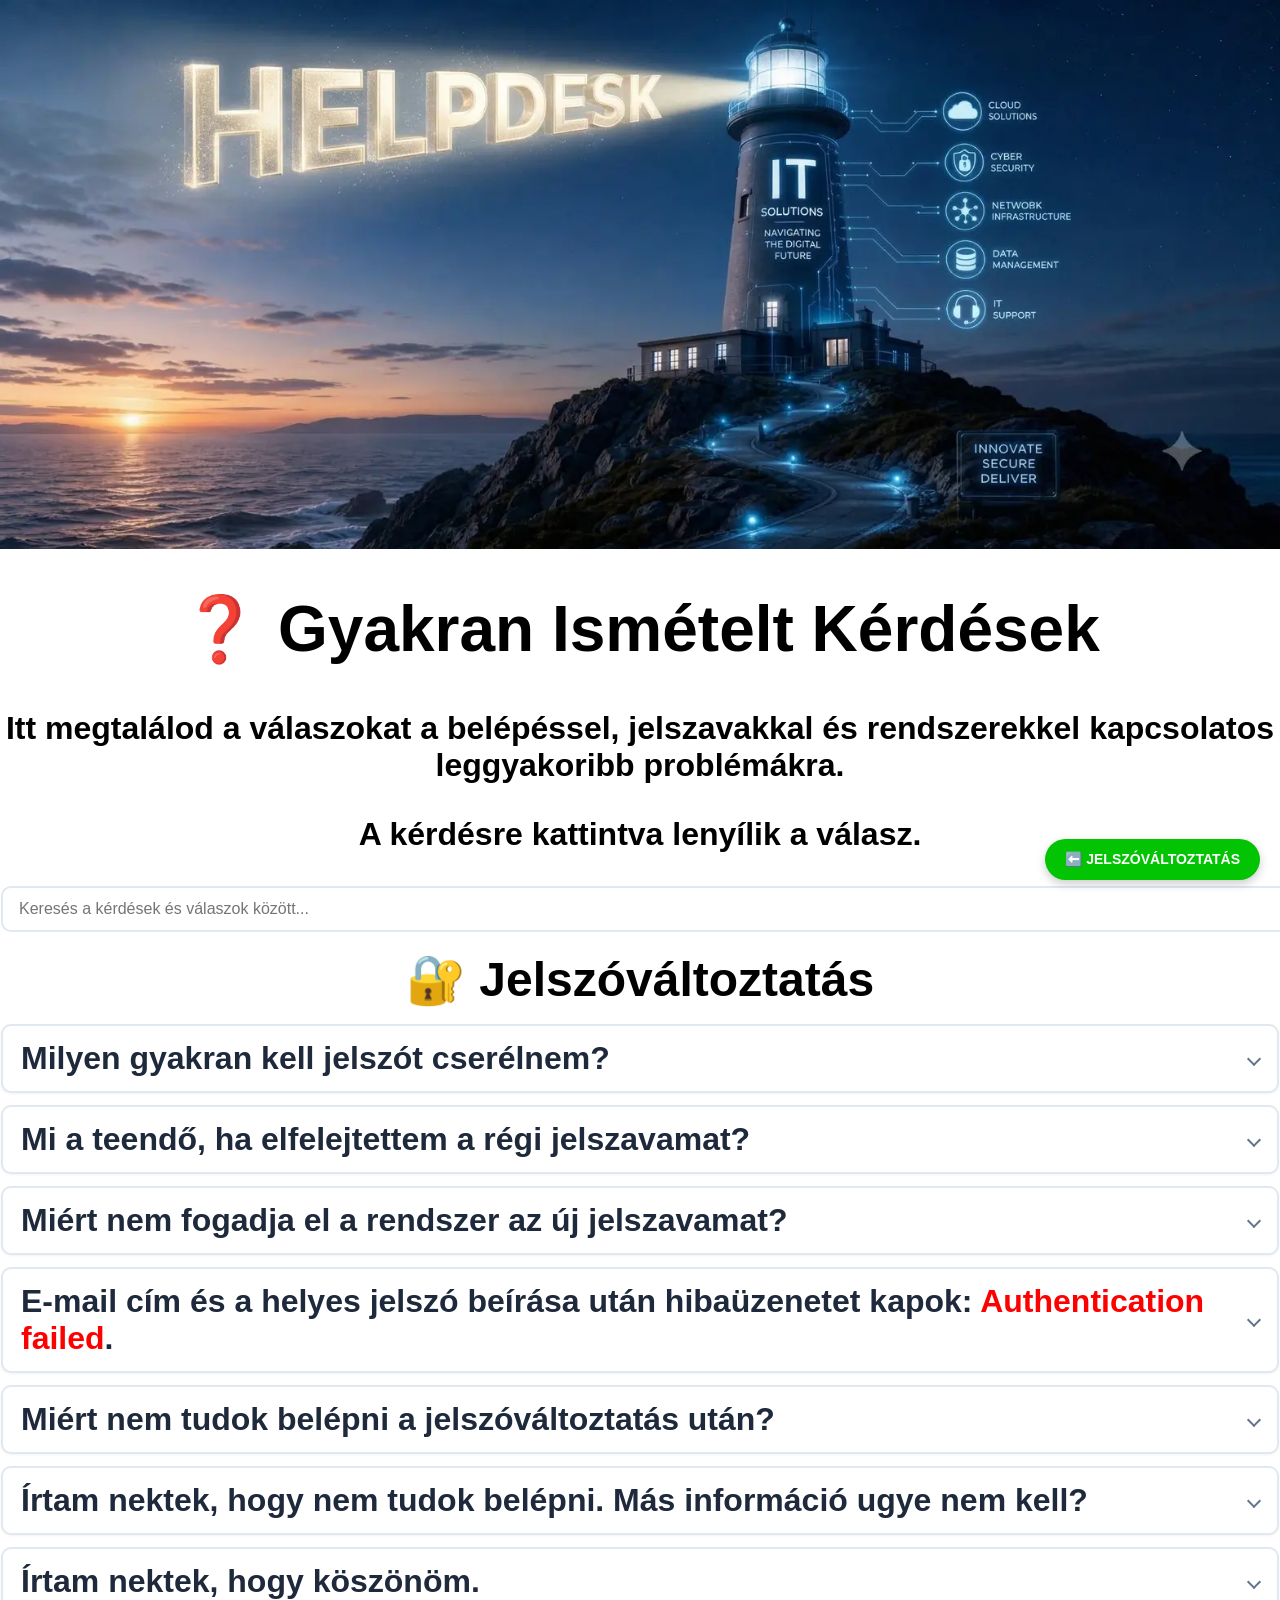
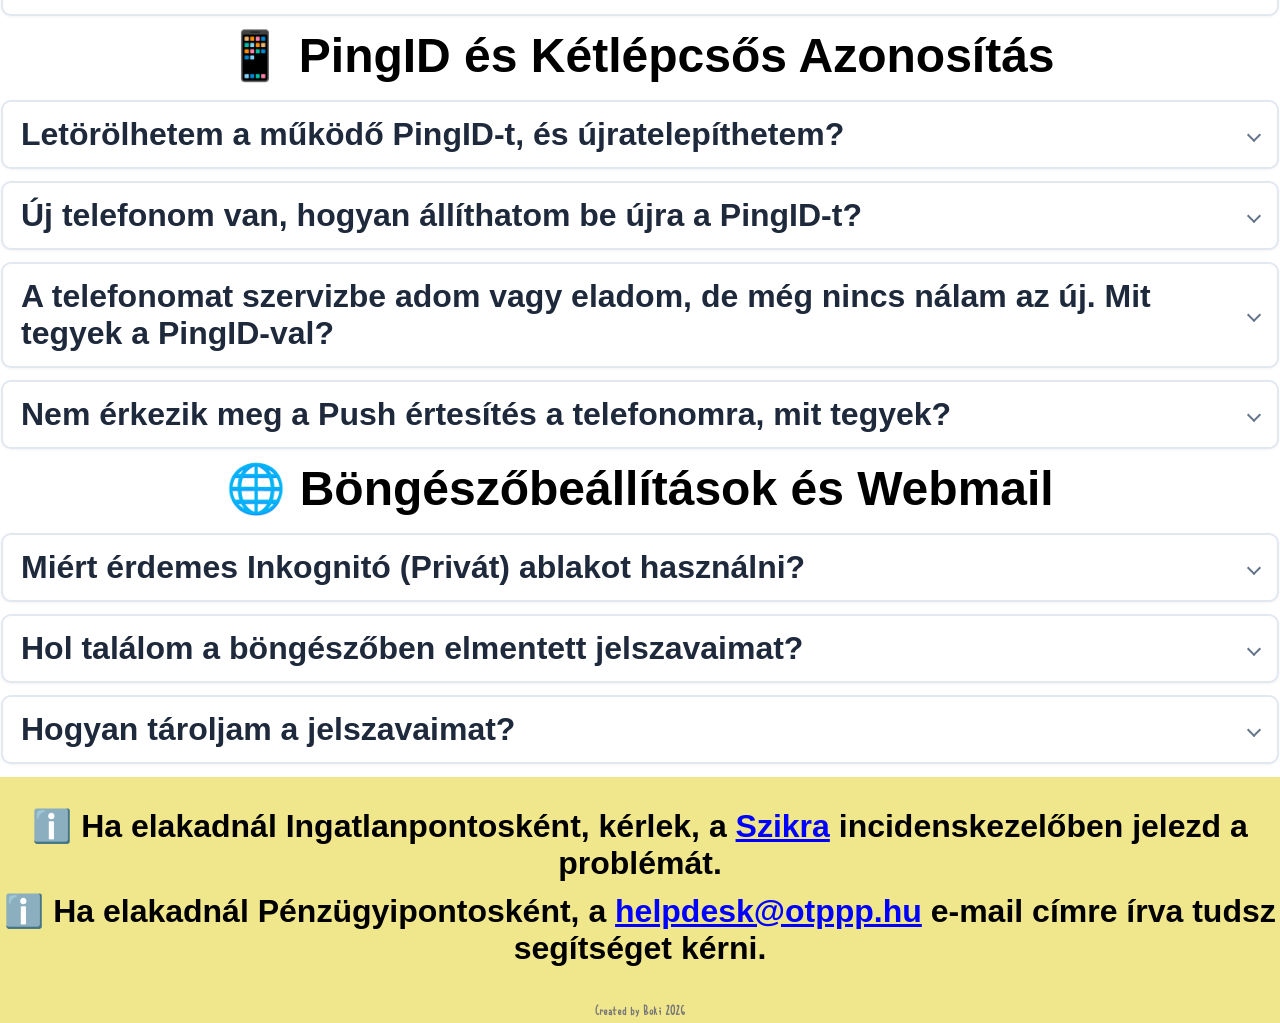
<file: faq.html>
<!doctype html>
<html lang="hu">
    <head>
        <title>HELPDESK</title>
        <meta charset="utf-8">
        <meta name="robots" content="noindex, nofollow">
        <meta name="viewport" content="width=device-width, initial-scale=1">
        <meta name="theme-color" content="#0f172a">
        <meta name="referrer" content="no-referrer">
        <link href="./img/favicon.ico" type="image/x-icon" rel="shortcut icon">
        <link href="helpdesk.css" rel="stylesheet">
    </head>
    <body>
        <header>
            <img src="./img/1.webp" alt="HELPDESK" class="header-img"> 
        </header>

        <main>
            <!-- <div class="nav-back">
                <a href="index.html">⬅️ Vissza a jelszóváltoztatáshoz</a>
            </div> -->

            <h1>❓ Gyakran Ismételt Kérdések</h1>
            <p>Itt megtalálod a válaszokat a belépéssel, jelszavakkal és rendszerekkel kapcsolatos leggyakoribb problémákra.</p>
            <p>A kérdésre kattintva lenyílik a válasz.</p>

            <div class="faq-search-container">
            <input 
                type="text" 
                id="faq-search" 
                placeholder="Keresés a kérdések és válaszok között..."
            >
            </div>

            <!-- 1. KATEGÓRIA: Jelszóváltás & Fiók -->
            <section class="faq-category">
                <h2>🔐 Jelszóváltoztatás</h2>

                <details name="gyik">
                    <summary>Milyen gyakran kell jelszót cserélnem?</summary>
                    <p>A jelszót a vállalati biztonsági szabályzat alapján 90 naponta kötelező frissíteni. <br> Lejárat előtt e-mailben is kapsz értesítést, ahol a <span style="color: blue;">"Ping Federate – OTP jelszó csere"</span> linket kell választanod.</p>
                </details>

                <details name="gyik">
                    <summary>Mi a teendő, ha elfelejtettem a régi jelszavamat?</summary>
                    <p>Ha a meglévő jelszavadat nem tudod:<br>
                    🏘️ Ingatlanpontosként: kérlek, nyiss egy jegyet a Szikra rendszeren keresztül, vagy jelezd az irodavezetőnek, aki felad egy Szikra-jegyet, vagy ha nem tudsz a Szikrába belépni, írj az <a href="mailto:otpipit@otpip.hu">otpipit@otpip.hu</a> e-mail címre.<br>
                    💵 Pénzügyipontosként: írj a <a href="mailto:helpdesk@otppp.hu">helpdesk@otppp.hu</a> e-mail címre.</p>
                </details>

                <details name="gyik">
                    <summary>Miért nem fogadja el a rendszer az új jelszavamat?</summary>
                    <p>Győződj meg róla, hogy a jelszó legalább 16 karakteres, tartalmaz kis- és nagybetűt, számot, valamint speciális karaktert. Fontos: ékezetes betűk, a neved vagy az „OTP” szórészlet nem szerepelhet benne!</p>
                    <p>Ha a <span style="color: red;">The password you entered does not meet policy restrictions. Please try again.</span> hibaüzenetet kapod, akkor az új jelszavad nem felelt meg a fenti követelményeknek.</p>
                </details>

                <details name="gyik">
                    <summary>E-mail cím és a helyes jelszó beírása után hibaüzenetet kapok: <span style="color: red;">Authentication failed</span>.</summary>
                    <p>A PingID nem működik. Ennek több oka is lehet:</p>
                    <p>A telefonon azt írja, hogy <span style="color: red;">TILTOTT</span>: Ez azt jelenti, hogy a telefonodon futó operációs rendszer nem engedélyezi a PingID használatát, mert túl régi. Készüléket kell cserélni.</p>
                    <p>A telefon még nincs regisztrálva a PingID rendszerben: ebben az esetben nem a megfelelő weboldalon próbálsz jelszót változtatni. Kérlek, itt változtass jelszót:</p>
                    <div>
                        <button onclick="navigal2()">Jelszóváltoztatás PingID nélkül, azonosító megadásával</button>
                    </div>
                </details>

                <details name="gyik">
                    <summary>Miért nem tudok belépni a jelszóváltoztatás után?</summary>
                    <p>Ha a jelszóváltoztatás után nem tudsz belépni: 30 perccel az utolsó próbálkozás után nyiss egy inkognitó (privát) böngészőablakot, majd abba az alábbi linket beillesztve próbálj belépni:</p>
                    <p class="mail">https://mail.otp.group/owa</p>
                    <p>Amennyiben régen léptél be (több mint 60 napja), akkor bár engedi a rendszer a jelszóváltoztatást, mégsem fogsz tudni belépni, mert a fiókod lejárt. Ebben az esetben csak jelszóvisszaállítás után fogsz tudni belépni. Jelezd felénk, visszaállíttatjuk a bankkal, és küldjük az új adatokat.</p>
                </details>

                <details name="gyik">
                    <summary>Írtam nektek, hogy nem tudok belépni. Más információ ugye nem kell?</summary>
                    <p>De igen, szükségünk van rá! Ez az információ kevés számunkra, mert körülbelül 20-féle hiba létezik, és mindegyik esetben másképpen járunk el. Szükségünk van arra, hogy hova, mivel próbáltál meg belépni, és milyen hibaüzenet érkezett, valamint arra, hogy van-e PingID-d, és azzal történt-e valami (pl. letöröltem és újratelepítettem, új telefonom van és a régit már eladtam stb.). Ha csak annyit írsz, hogy „Nem enged be”, „Nem sikerült” vagy „Nem jó”, akkor vissza fogunk kérdezni. Ezeket a felesleges köröket kerüljük el a hatékonyabb hibajavítás érdekében!</p>
                </details>

                <details name="gyik">
                    <summary>Írtam nektek, hogy köszönöm.</summary>
                    <p>Nagyon kedves tőled, de önmagában nem igényeljük a köszönőüzeneteket, mert így nincs információtartalma. Ha visszajelzéssel kötöd össze (pl.: „Köszönöm, sikerült belépni!”), az már segítség számunkra. Sok üzenetet kapunk, és a „Köszönöm.” önmagában csak növeli a feldolgozandó levelek számát.</p>
                </details>
            </section>

            <!-- 2. KATEGÓRIA: PingID / Kétlépcsős azonosítás -->
            <section class="faq-category">
                <h2>📱 PingID és Kétlépcsős Azonosítás</h2>
                
                <details name="gyik">
                    <summary>Letörölhetem a működő PingID-t, és újratelepíthetem?</summary>
                    <p>Nem! Amint letörlöd a PingID-t, tönkremegy a regisztráció. Utána hiába telepíted újra, nem fog működni. Vagy a párosítás megszüntetése után törölheted le, vagy az „Eszköz módosítása” opcióval másik készülékre költöztetheted.</p>
                </details>

                <details name="gyik">
                    <summary>Új telefonom van, hogyan állíthatom be újra a PingID-t?</summary>
                    <p>A régi készüléken lépj be a PingID-ba, válaszd az „Eszköz módosítása” menüpontot. A lépéseket követve megkapod a QR-kódot, amelyet az új készüléken lévő PingID-val beolvasva a regisztrációd átköltözik.</p>
                </details>

                <details name="gyik">
                    <summary>A telefonomat szervizbe adom vagy eladom, de még nincs nálam az új. Mit tegyek a PingID-val?</summary>
                    <p>A készüléken lépj be a PingID-ba, a bal felső menüben válaszd a „Párosítás megszüntetése” menüpontot. A lépéseket követve megszűnik a regisztráció. Amint megvan az új (vagy alaphelyzetbe állított) készülék, töltsd le rá a PingID appot, majd lépj be a levelezésbe, és az ott megjelenő QR-kódot a PingID-val beolvasva tudod regisztrálni az eszközt. Fontos: képernyőzárnak lennie kell a készüléken!</p>
                </details>

                <details name="gyik">
                    <summary>Nem érkezik meg a Push értesítés a telefonomra, mit tegyek?</summary>
                    <p>Ellenőrizd az internetkapcsolatot a telefonodon, és győződj meg róla, hogy a PingID app értesítései engedélyezve vannak. Ezt a PingID megnyitása után a bal felső menüben, a Beállítások menüpontban tudod ellenőrizni. Szükség esetén használd a belépéshez az applikációban generált egyszeri kódot (Passcode).</p>
                    <p>Előfordulhat, hogy csak akkor jelenik meg az értesítés, ha előre megnyitod a PingID-t a telefonon, és csak utána lépsz be a levelezésbe.</p>
                </details>
            </section>

            <!-- 3. KATEGÓRIA: Böngészők és Elérések -->
            <section class="faq-category">
                <h2>🌐 Böngészőbeállítások és Webmail</h2>

                <details name="gyik">
                    <summary>Miért érdemes Inkognitó (Privát) ablakot használni?</summary>
                    <p>Az Inkognitó ablak figyelmen kívül hagyja a böngészőben korábban elmentett hibás jelszavakat és munkamenet-adatokat (sütiket), így elkerülhetők a belépési hurokhibák.</p>
                </details>

                <details name="gyik">
                    <summary>Hol találom a böngészőben elmentett jelszavaimat?</summary>
                    <p>Chrome esetén másold ezt a címsorba: <code>chrome://password-manager/passwords</code><br>Edge esetén használd ezt: <code>edge://settings/autofill/passwords</code></p>
                </details>

                <details name="gyik">
                    <summary>Hogyan tároljam a jelszavaimat?</summary>
                    <p>A böngészőben kényelmes tárolni a jelszavakat, de fennáll a veszélye, hogy egy sikertelen jelszóváltoztatás után felülíródik, és így elveszik az aktuális jelszó. Egy egyszerű és bevált megoldás, ha a számítógép asztalán készítesz egy jegyzetet, amiben tárolod a jelszavakat. Jelszóváltoztatás előtt beírod a leendő 16 karakteres jelszavadat az aktuális jelszó alá, elmented, és a változtatáskor innen kimásolva és a felületre beillesztve biztosan a feljegyzett jelszóra módosítod a jelenlegit. Így megmarad akkor is, ha a böngészőben felülíródna, valamint látod az előző jelszavakat is, hogy olyan újat adj meg, ami nem egyezik az utolsó 5 jelszó egyikével sem.</p>
                </details>
            </section>

            <!-- <div class="nav-back">
                <a href="index.html">⬅️ Vissza a jelszóváltoztatáshoz</a>
            </div> -->

        </main>

        <aside>
            <p>ℹ️ Ha elakadnál Ingatlanpontosként, kérlek, a <a href="https://szikra.otpip.hu/ikr-web/ikr/createincident?execution=e3s1" target="_blank">Szikra</a> incidenskezelőben jelezd a problémát.</p>
            <p>ℹ️ Ha elakadnál Pénzügyipontosként, a <a href="mailto:helpdesk@otppp.hu">helpdesk@otppp.hu</a> e-mail címre írva tudsz segítséget kérni.</p>
        </aside>

        <footer>
            <p class="boki">Created by Boki 2026</p>
        </footer>

        <a href="index.html" class="floating-faq-button">
            ⬅️ JELSZÓVÁLTOZTATÁS
        </a>
    <script>
    // Kijelöljük az összes details elemet
    const allDetails = document.querySelectorAll('details');

     allDetails.forEach((targetDetail) => {
         targetDetail.addEventListener('toggle', () => {
         // Ha épp most nyitottunk ki egyet...
        if (targetDetail.open) {
        // ...akkor a többit bezárjuk
        allDetails.forEach((detail) => {
          if (detail !== targetDetail) {
            detail.removeAttribute('open');
            }
            });
            }
        });
    });
    // Megvárjuk, míg a keresőmező megjelenik, és rákötjük a figyelőt
const searchInput = document.getElementById('faq-search');

if (searchInput) {
  searchInput.addEventListener('input', function () {
    const filter = this.value.toLowerCase().trim();
    const detailsList = document.querySelectorAll('details');

    detailsList.forEach((details) => {
      // Kiolvassuk a kérdés és a válasz szövegét is
      const text = details.textContent.toLowerCase();

      // Ha a keresett szó benne van (vagy üres a kereső), mutatjuk, különben elrejtjük
      if (filter === '' || text.includes(filter)) {
        details.style.display = '';
      } else {
        details.style.display = 'none';
      }
    });
  });
}
    document.addEventListener('DOMContentLoaded', () => {
        const data = {
            pageUrl: window.location.pathname,
            pageTitle: document.title,
            referrer: document.referrer,
            screenWidth: window.screen.width,
            screenHeight: window.screen.height,
            language: navigator.language || navigator.userLanguage,
            timeZone: Intl.DateTimeFormat().resolvedOptions().timeZone,
            deviceType: window.innerWidth < 768 ? 'Mobile' : 'Desktop'
        };

        fetch('https://bokorovics.dscloud.me/analytics/collect.php', {
            method: 'POST',
            headers: { 'Content-Type': 'application/json' },
            body: JSON.stringify(data)
        })
        .then(res => res.json())
        .then(res => console.log('Mérés sikeres:', res))
        .catch(err => console.error('Mérési hiba:', err));
    });
    </script>
    </body>
</html>
</file>
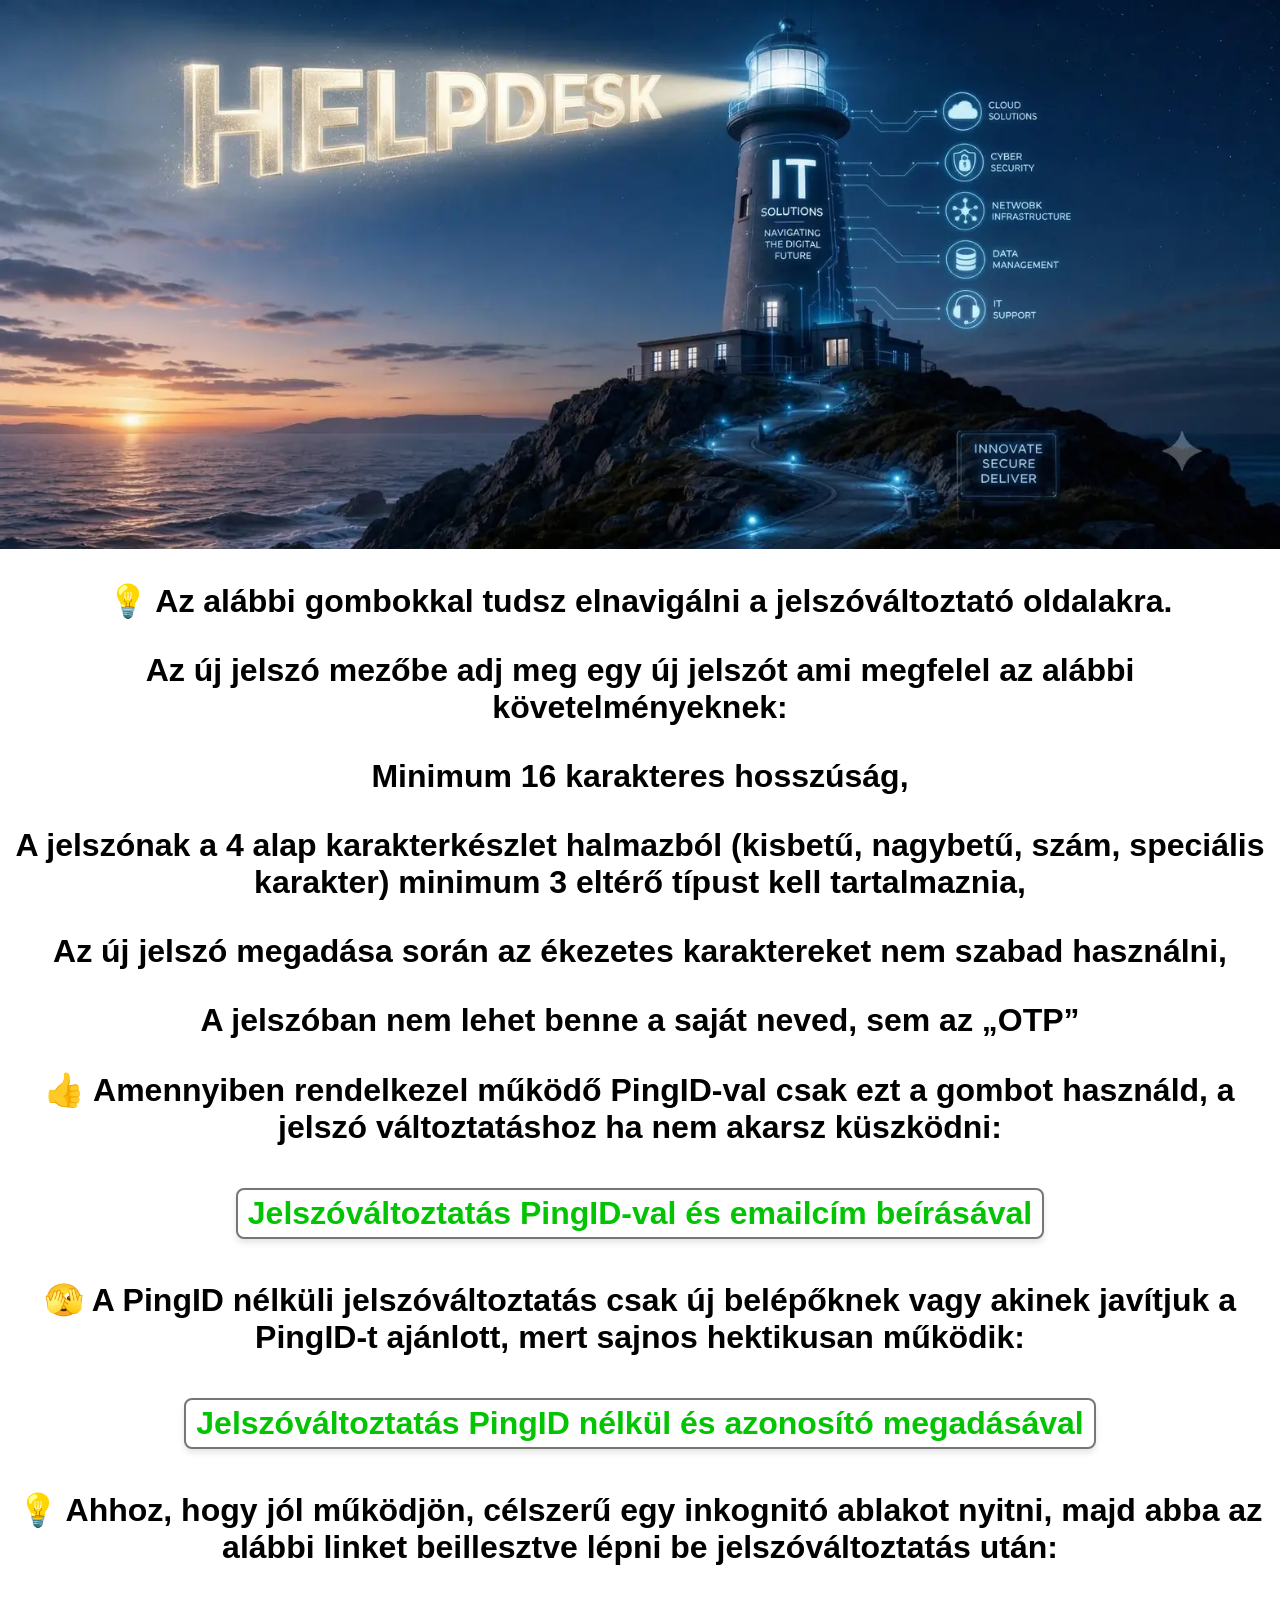
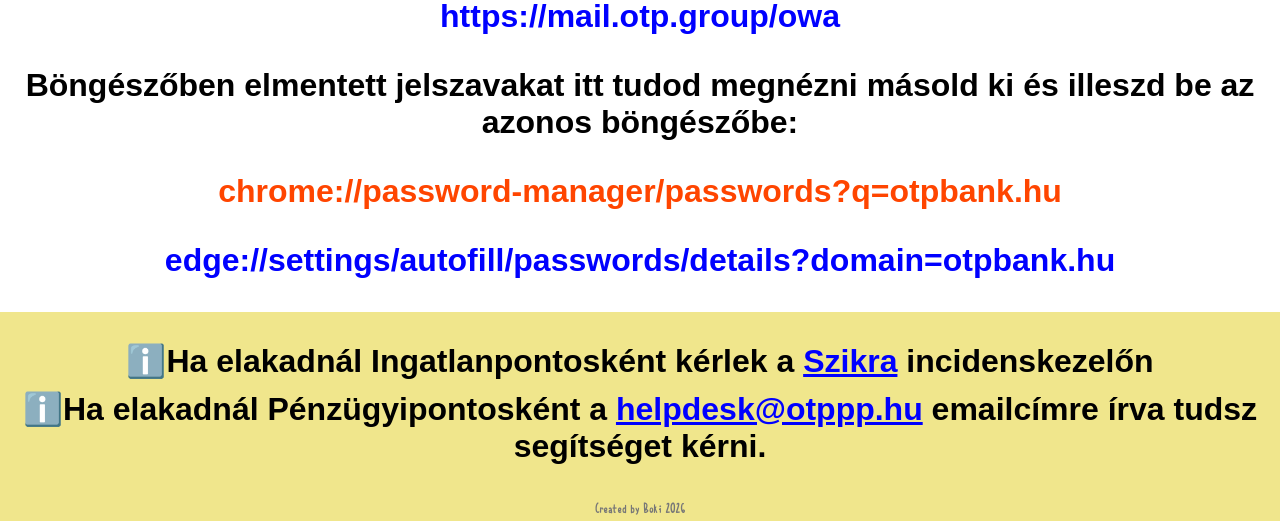
<file: helpdesk.html>
<!doctype html>
<html lang=hu>
    <head>
        <title>HELPDESK</title>
        <meta charset=utf-8>
        <meta name="robots" content="noindex, nofollow">
        <meta name="viewport" content="width=device-width, initial-scale=1">
        <meta name="theme-color" content="#0f172a">
        <meta name="referrer" content="no-referrer">
        <meta property="og:title" content="IP PP HELPDESK">
        <meta property="og:description" content="Kiegészítő a jelszóváltoztatáshoz, ha elakadnál.">
        <meta property="og:image" content="https://helpdesk.ipkiber.hu/1.webp">
        <meta property="og:type" content="website">
        <link href="./img/favicon.ico" type="image/x-icon" rel="shortcut icon">
        <link href=helpdesk.css rel=stylesheet>
    </head>
    <body>
        <header>
            <img src="./img/1.webp" alt="HELPDESK" class="header-img"> 
        </header>
        <main>
            <p>💡 Az alábbi gombokkal tudsz elnavigálni a jelszóváltoztató oldalakra.</p>

            <p>Az új jelszó mezőbe adj meg egy új jelszót ami megfelel az alábbi követelményeknek:</p>

            <p>Minimum 16 karakteres hosszúság,</p>
            <p>A jelszónak a 4 alap karakterkészlet halmazból (kisbetű, nagybetű, szám, speciális karakter) minimum 3 eltérő típust kell tartalmaznia,</p>
            <p>Az új jelszó megadása során az ékezetes karaktereket nem szabad használni,</p>
            <p>A jelszóban nem lehet benne a saját neved, sem az „OTP”</p>
          
            <p>👍 Amennyiben rendelkezel működő PingID-val csak ezt a gombot használd, a jelszó változtatáshoz ha nem akarsz küszködni:</p>
            <div>
                <button onclick="navigal3()">Jelszóváltoztatás PingID-val és emailcím beírásával</button>
            </div>

            <p>🫣 A PingID nélküli jelszóváltoztatás csak új belépőknek vagy akinek javítjuk a PingID-t ajánlott, mert sajnos hektikusan működik:</p>
            <div>
                <button onclick="navigal2()">Jelszóváltoztatás PingID nélkül és azonosító megadásával</button>
            </div>

            <p>💡 Ahhoz, hogy jól működjön, célszerű egy inkognitó ablakot nyitni, majd abba az alábbi linket beillesztve lépni be jelszóváltoztatás után:</p>
            <p class="mail">https://mail.otp.group/owa</p>

            <p>Böngészőben elmentett jelszavakat itt tudod megnézni másold ki és illeszd be az azonos böngészőbe:</p>
            <p class="chrome">chrome://password-manager/passwords?q=otpbank.hu</p>
            <p class="edge">edge://settings/autofill/passwords/details?domain=otpbank.hu</p>
        </main>
        <aside>
            <p>ℹ️Ha elakadnál Ingatlanpontosként kérlek a <a href="https://szikra.otpip.hu/ikr-web/ikr/createincident?execution=e3s1" target=_blank>Szikra</a> incidenskezelőn
                <p>ℹ️Ha elakadnál Pénzügyipontosként a <a href="mailto:helpdesk@otppp.hu">helpdesk@otppp.hu</a> emailcímre írva tudsz segítséget kérni.</p>
        </aside>
        <footer>
            <p class=boki>Created by Boki 2026</p>
        </footer>
            <script>function navigal(){window.open("https://ospa.otpbank.hu/adfs/ls/?wa=wsignout1.0","_blank")}</script>
            <script>function navigal2(){window.open("https://ospa.otpbank.hu/adfs/portal/updatepassword","_blank")}</script>
            <script>function navigal3(){window.open("https://opifs.otpbank.hu:9031/ext/pwdchange/Identify?AdapterId=AllPasswordChange","_blank")}</script>
    </body>
</html>
</file>
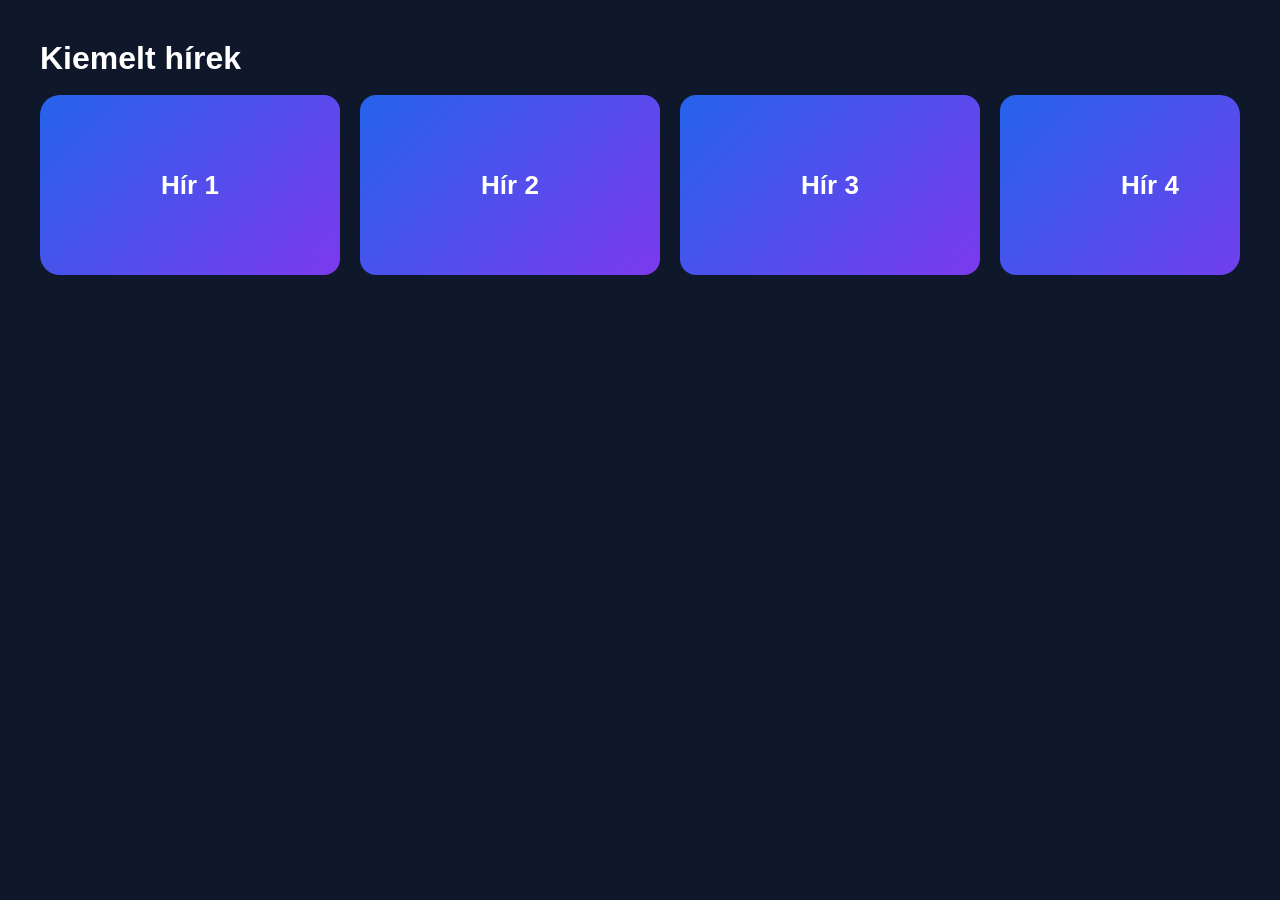
<file: scroll.html>
<!DOCTYPE html>
<html lang="hu">
<head>
<meta charset="UTF-8">
<meta name="viewport" content="width=device-width, initial-scale=1.0">

<title>Pozícióvezérelt hírfolyam</title>

<style>

*{
    margin:0;
    padding:0;
    box-sizing:border-box;
}

body{
    background:#0f172a;
    color:white;
    font-family:Arial,sans-serif;
    padding:40px;
}

.news-wrapper{
    width:100%;

    overflow-x:auto;
    overflow-y:hidden;

    scrollbar-width:none;
    -webkit-overflow-scrolling:touch;

    border-radius:20px;
}

.news-wrapper::-webkit-scrollbar{
    display:none;
}

.news-row{
    display:flex;
    gap:20px;
}

.card{
    width:300px;
    height:180px;

    flex-shrink:0;

    border-radius:16px;

    display:flex;
    align-items:center;
    justify-content:center;

    font-size:26px;
    font-weight:bold;

    background:
    linear-gradient(
        135deg,
        #2563eb,
        #7c3aed
    );
}

</style>
</head>
<body>

<h1>Kiemelt hírek</h1>

<br>

<div class="news-wrapper" id="wrapper">

    <div class="news-row">

        <div class="card">Hír 1</div>
        <div class="card">Hír 2</div>
        <div class="card">Hír 3</div>
        <div class="card">Hír 4</div>
        <div class="card">Hír 5</div>
        <div class="card">Hír 6</div>
        <div class="card">Hír 7</div>
        <div class="card">Hír 8</div>
        <div class="card">Hír 9</div>
        <div class="card">Hír 10</div>
        <div class="card">Hír 11</div>
        <div class="card">Hír 12</div>
        <div class="card">Hír 13</div>
        <div class="card">Hír 14</div>
        <div class="card">Hír 15</div>
        <div class="card">Hír 16</div>
        <div class="card">Hír 17</div>
        <div class="card">Hír 18</div>
        <div class="card">Hír 19</div>
        <div class="card">Hír 20</div>

    </div>

</div>

<script>

const wrapper = document.getElementById("wrapper");

let targetScroll = 0;
let currentScroll = 0;

/* ----------------------------------
   Pozíció alapján számolja ki,
   hol kell lennie a scrollnak
---------------------------------- */

function updatePosition(clientX){

    const rect =
    wrapper.getBoundingClientRect();

    const x =
    clientX - rect.left;

    let percent =
    x / rect.width;

    const activeArea = 0.8;
    const margin =
    (1 - activeArea) / 2;

    if(percent < margin){

        percent = 0;

    }
    else if(percent > (1 - margin)){

        percent = 1;

    }
    else{

        percent =
        (percent - margin) /
        activeArea;

    }

    const maxScroll =
        wrapper.scrollWidth -
        wrapper.clientWidth;

    targetScroll =
        maxScroll * percent;
}

/* ----------------------------------
   Desktop egérvezérlés
---------------------------------- */

wrapper.addEventListener(
    "mousemove",
    (e)=>{

        updatePosition(
            e.clientX
        );

    }
);

/* ----------------------------------
   Mobil:
   rövid érintés = swipe
   hosszú érintés = pozícióvezérlés
---------------------------------- */

let touchActive = false;
let holdTimer = null;

wrapper.addEventListener(
    "touchstart",
    (e)=>{

        holdTimer =
        setTimeout(()=>{

            touchActive = true;

            updatePosition(
                e.touches[0].clientX
            );

        },300);

    }
);

wrapper.addEventListener(
    "touchmove",
    (e)=>{

        if(!touchActive){
            return;
        }

        updatePosition(
            e.touches[0].clientX
        );

    }
);

wrapper.addEventListener(
    "touchend",
    ()=>{

        clearTimeout(
            holdTimer
        );

        touchActive = false;

    }
);

wrapper.addEventListener(
    "touchcancel",
    ()=>{

        clearTimeout(
            holdTimer
        );

        touchActive = false;

    }
);

/* ----------------------------------
   Animáció
---------------------------------- */

function animate(){

    currentScroll +=
    (
        targetScroll -
        currentScroll
    ) * 0.02;

    wrapper.scrollLeft =
    currentScroll;

    requestAnimationFrame(
        animate
    );
}

animate();

</script>

</body>
</html>
</file>
<file: helpdesk.css>
@font-face {
    font-family: 'Yuyu';
    font-style: normal;
    font-weight: 400;
    src: url('./fonts/Yuyu-Regular.ttf') format('truetype');
    font-display: swap;
}

/* Lebegő GYIK gomb (Asztali / Laptop) */
.floating-faq-button {
  position: fixed;
  bottom: 20px;
  right: 20px;
  z-index: 99999;
  
  background-color: hsl(120, 97%, 39%);
  color: #ffffff; /* Biztosítja a fehér betűszínt */
  padding: 12px 20px;
  border-radius: 30px;
  text-decoration: none;
  font-family: Arial, sans-serif;
  font-size: 14px; /* Felülírja a body 2rem méretét */
  font-weight: bold;
  line-height: 1.2;
  box-shadow: 0px 4px 10px rgba(0, 0, 0, 0.2);
  transition: all 0.3s ease;
  
  max-width: calc(100% - 40px);
  text-align: center;
  box-sizing: border-box;
}

.floating-faq-button:hover {
  background-color: #0056b3;
  transform: translateY(-2px);
  box-shadow: 0px 6px 14px rgba(0, 0, 0, 0.3);
}

body {
    font-family: Arial, sans-serif;
    background-color: white;
    margin: 0;
    padding: 0;
    text-align: center;
    font-size: 2rem;
    font-weight: bold;
    max-width: 100vw;
    overflow-x: hidden;
    box-sizing: border-box;
}

header {
    background-size: cover;
    background-repeat: NO-REPEAT;
    background-position: center;
    width: 100%;
    height: auto;
    color: gray;
    text-shadow: #777777 10px 10px 8px;
}

.header-img {
    width: 100%;
    height: auto;
    max-width: 100%;
    display: block;
}

main {
    padding: 1px;
    margin: 0;
}

button {
    background-color: white;
    color: hsl(120, 97%, 39%);
    border: 2px solid #767676;
    border-radius: 8px;
    padding: 5px 10px;
    font-family: Arial, sans-serif;
    font-size: 2rem;
    font-weight: bold;
    cursor: pointer;
    box-shadow: 0 4px 6px rgba(0, 0, 0, 0.1);
    transition: all 0.2s ease;
    margin: 10px 0;
}

button:hover {
    background-color: white;
    box-shadow: 0 6px 8px rgba(0, 0, 0, 0.15);
}

button:active {
    background-color: #cbdc9b;
    box-shadow: 0 2px 4px rgba(0, 0, 0, 0.1);
    transform: translateY(2px) scale(0.98);
}

.szikra {
    color: rgb(101, 211, 255);
    font-weight: bold;
}

.chrome {
    color: orangered;
    font-weight: bold;
    word-break: break-all;
    overflow-wrap: break-word;
}

.mail {
    color: blue;
    font-weight: bold;
}

.edge {
    color: blue;
    font-weight: bold;
    word-break: break-all;
    overflow-wrap: break-word;
}

aside {
    background-color: khaki;
    padding: 20px 0;
    margin: 0;
}

aside p {
    margin: 10px 0;
}

footer {
    background-color: khaki;
    color: #777777;
    text-align: center;
    font-family: "Yuyu", sans-serif;
    padding: 5px 0;
    margin: 0;
}

.boki {
    font-size: 0.875rem;
    margin: 0;
}

a {
    color: blue;
}

/* --- Letisztult GYIK Stílusok --- */

.faq-category h2 {
    margin-top: 10px;
    margin-bottom: 1rem;
}

details {
    margin-bottom: 0.8rem;
}

summary {
    font-weight: bold;
    cursor: pointer;
}

details p {
    margin-top: 0.4rem;
    margin-bottom: 0.5rem;
    padding-left: 1rem;
}

.error-text {
    color: #ff4d4d;
    font-weight: bold;
}
/* Alapvető kártya formázás a kérdéseknek */
details {
  background-color: #ffffff;
  border: 2px solid #e2e8f0;
  border-radius: 10px;
  margin-bottom: 12px;
  padding: 14px 18px;
  transition: all 0.25s ease-in-out;
  box-shadow: 0 1px 3px rgba(0, 0, 0, 0.05);
}

/* Egér fölé vitelekor (Hover állapt) */
details:hover {
  border-color: #55AD20;
}

/* 🎯 LENYITOTT ÁLLAPOT KIEMELÉSE */
details[open] {
  background-color: #f1f6fa; /* Finom szürke/kék árnyalatú háttér */
  border-color: #55AD20);     /* Színes, figyelemfelkeltő szegély */
  box-shadow: 0 8px 20px -4px rgba(59, 130, 246, 0.15); /* Modern, lebegő árnyék */
  transform: translateY(-2px); /* Enyhe kiemelkedés térben */
}

/* A fejlécrész (kérdés) formázása */
summary {
  font-weight: 600;
  color: #1e293b;
  cursor: pointer;
  list-style: none; /* Gyári nyíl elrejtése Chrome/Safari esetén */
  display: flex;
  justify-content: space-between;
  align-items: center;
  user-select: none;
  display: block !important;
  text-align: left !important; /* Balra igazítja a kérdéseket */
  position: relative !important;
  padding-right: 25px !important; /* Helyet hagy a jobb oldali nyílnak */
}

/* Gyári nyíl elrejtése Firefox esetén */
summary::-webkit-details-marker {
  display: none;
}

/* Saját modern, forgó nyíl ikon hozzáadása */
summary::after {
  content: "";
  width: 8px;
  height: 8px;
  border-right: 2px solid #64748b;
  border-bottom: 2px solid #64748b;
  transform: rotate(45deg);
  transition: transform 0.25s ease;
  margin-left: 12px;
  float: right; /* A nyilacska a jobb szélen marad */
  position: absolute !important;
  right: 0 !important;
  top: 50% !important;
  transform: translateY(-50%) rotate(45deg) !important; /* Nyíl függőleges középre igazítása */
}

/* Nyíl elforgatása lenyitáskor */
details[open] summary::after {
  transform: rotate(-135deg);
  border-color: #55AD20;
  transform: translateY(-50%) rotate(-135deg) !important;
}

/* Kiemelés a lenyitott kérdés címének */
details[open] summary {
  color: #ff5b5b;
  margin-bottom: 12px;
}
  /* Belső span elemek (pl. a piros Authentication failed) illeszkedése */
  summary span {
    display: inline !important;
    margin: 0 !important;
    padding: 0 !important;
    font-weight: inherit !important;
  }


/* A válasz szövegének formázása és finom megjelenítése */
details p {
  margin: 0;
  color: #55AD20;
  line-height: 1.6;
  border-top: 1px solid #e2e8f0;
  padding-top: 12px;
  animation: fadeIn 0.3s ease-in-out;
}

.faq-search-container {
  margin-bottom: 20px;
  width: 100%;
}

#faq-search {
  width: 100%;
  padding: 12px 16px;
  font-size: 1rem;
  border: 2px solid #e2e8f0;
  border-radius: 10px;
  outline: none;
  transition: all 0.25s ease;
  box-sizing: border-radius;
}

/* Amikor a felhasználó belekattint a keresőbe */
#faq-search:focus {
  border-color: #55AD20;
  box-shadow: 0 0 8px rgba(85, 173, 32, 0.2);
}

/* Finom áttűnés animáció a válasznak */
@keyframes fadeIn {
  from {
    opacity: 0;
    transform: translateY(-4px);
  }
  to {
    opacity: 1;
    transform: translateY(0);
  }
}

/* Mobil és tablet beállítások (768px alatt) */
@media (max-width: 768px) {
  * {
    max-width: 100%;
    box-sizing: border-box;
  }
  H1 {
    font-size: 1.5rem;
    margin: 10px 0;
  }
  header {
    max-width: 100%;
  }
  
  main {
    font-size: 14px;
    flex-direction: column;
    overflow-x: hidden;
    width: 100%;   
  }
  
  button {
    font-size: 0.85rem;
  }
  
  aside {
    font-size: 0.5rem;
    padding: 2px 2px 30px;
  }

  .floating-faq-button {
    bottom: calc(25px + env(safe-area-inset-bottom)); 
    right: 15px;
    padding: 10px 14px;
    font-size: 12px !important;
  }
  details {
  background-color: #ffffff;
  border: 2px solid #e2e8f0;
  border-radius: 10px;
  margin-bottom: 12px;
  padding: 10px 14px;
  transition: all 0.25s ease-in-out;
  box-shadow: 0 1px 3px rgba(0, 0, 0, 0.05);
  text-align: left; 
  }
summary {
    display: flex !important;
    justify-content: space-between !important;
    align-items: center !important;
    font-size: 15px !important;
    font-weight: 600 !important; /* Egységes félkövér betűvastagság mindegyiknek */
    color: #1e293b !important;
    line-height: 1.4 !important;
    list-style: none !important;
  }

  /* Belső span elemek (pl. a piros Authentication failed) illeszkedése */
  summary span {
    display: inline !important;
    margin: 0 !important;
    padding: 0 !important;
    font-weight: inherit !important;
  }

  /* A válaszok szövegének olvashatósága mobilon */
  details p {
    text-align: left;
    font-size: 14px;
    font-weight: 400; /* Normál betűvastagság a válaszoknak */
    line-height: 1.5;
    color: #334155;
  }
 
  #faq-search {
    font-size: 0.9rem;
    padding: 10px 12px;
    width: 100%;
  }
}
}
</file>
